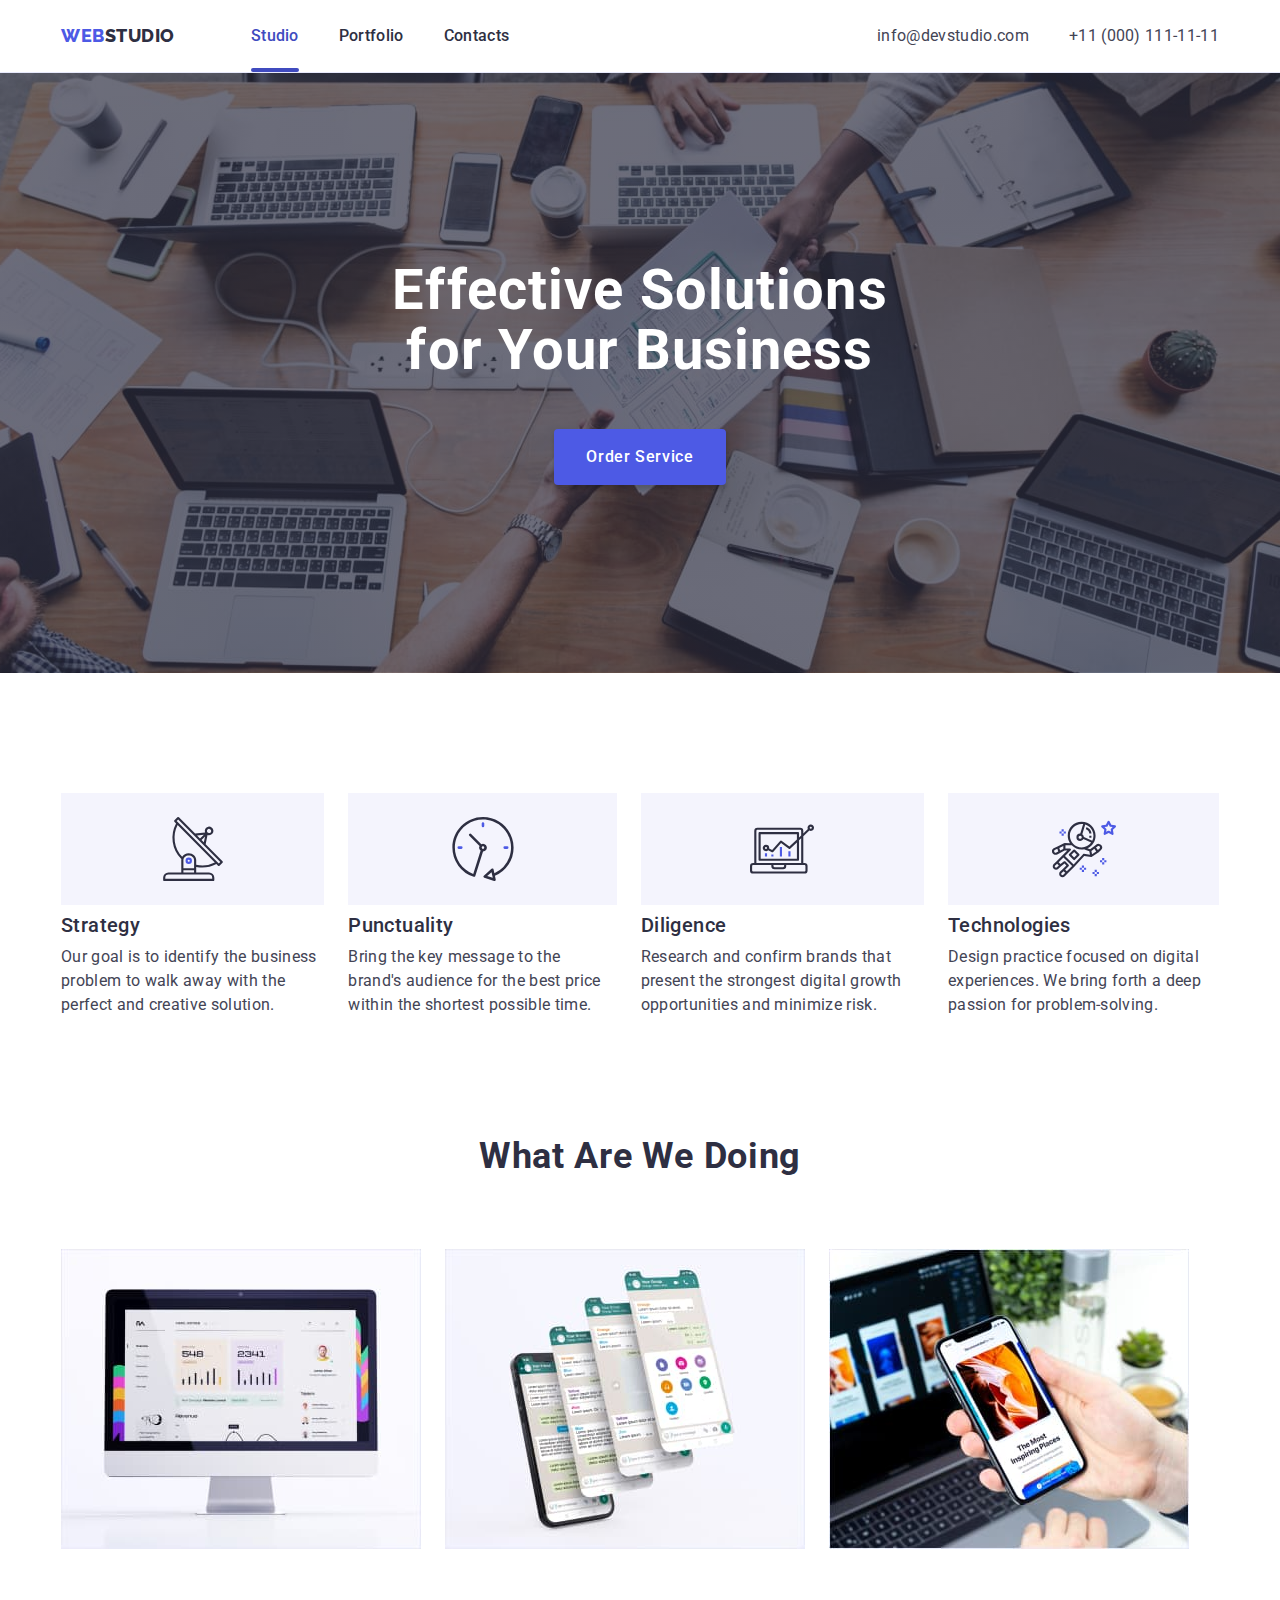
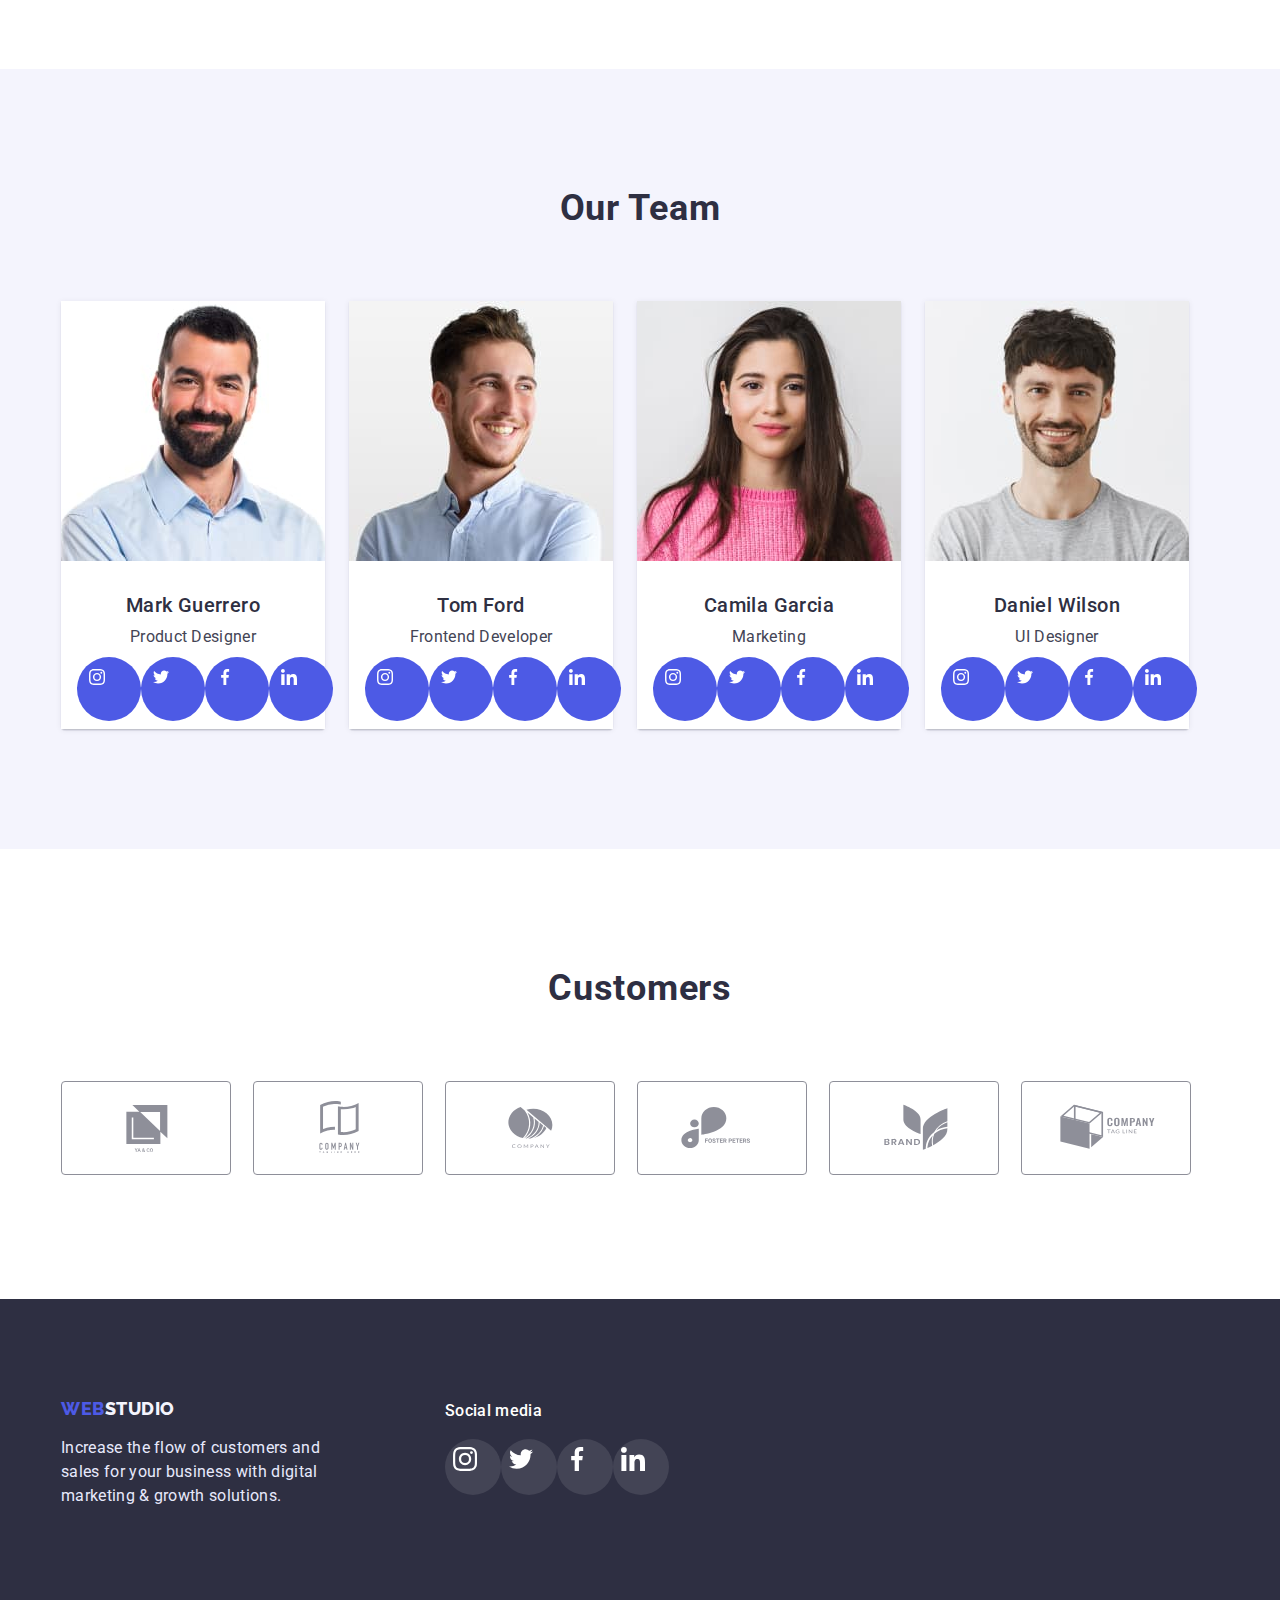
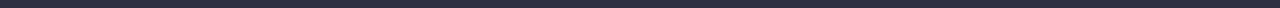
<file: index.html>
<!DOCTYPE html>
<html lang="en">
<head>
    <meta charset="UTF-8">
    <meta http-equiv="X-UA-Compatible" content="IE=edge">
    <meta name="viewport" content="width=device-width, initial-scale=1.0">
    <title>WebStudio</title>
    <link rel="stylesheet" href="https://cdnjs.cloudflare.com/ajax/libs/modern-normalize/1.1.0/modern-normalize.min.css"
        integrity="sha512-wpPYUAdjBVSE4KJnH1VR1HeZfpl1ub8YT/NKx4PuQ5NmX2tKuGu6U/JRp5y+Y8XG2tV+wKQpNHVUX03MfMFn9Q=="
        crossorigin="anonymous" referrerpolicy="no-referrer" />
    <link rel="preconnect" href="https://fonts.googleapis.com">
    <link rel="preconnect" href="https://fonts.gstatic.com" crossorigin>
    <link href="https://fonts.googleapis.com/css2?family=Raleway:wght@800&family=Roboto:wght@400;500;700;900&display=swap"
        rel="stylesheet">
    <link rel="stylesheet" href="./css/styles.css">
</head>
<body>
<header class="header">
    <div class="container header-flex">
        <nav class="header-navigation nav-flex">
            <a href="./index.html" class="header-logo link"><span class="header-partlogo">Web</span>Studio</a>
            <ul class="header-first list">
                <li class="header-item"> <a href="./index.html" class="header-link link active" >Studio</a></li>
                <li class="header-item"> <a href="./portfolio.html" class="header-link link">Portfolio</a></li>
                <li class="header-item"> <a href="" class="header-link link">Contacts</a></li>
            </ul>
        </nav>
        <address>
            <ul class="header-list list">
                <li class="header-address"> <a class="header-mail link"
                        href="mailto:info@devstudio.com">info@devstudio.com</a> </li>
                <li class="header-address"> <a class="header-tel link" href="tel:+110001111111">+11 (000) 111-11-11</a>
                </li>
            </ul>
        </address>
    </div>
</header>
    <main>
        <section class="hero">
            <div class="container">
            <h1 class="title-hero">Effective Solutions for Your Business</h1>
            <button class="button-hero" type="button" data-modal-open>Order Service</button>
            </div>
        </section>
        <section class="about">
            <div class="container">
       <h2 class="visually-hidden">Section2</h2>
            <ul class="about-list list">
            <li class="about-item icon-antenna">
                <h3 class="about-subtitle">Strategy</h3>
                <p class="about-text">
                Our goal is to identify the business problem to walk away with the perfect and creative solution.
                </p>
            </li>
            <li class="about-item icon-clock">
                <h3 class="about-subtitle">Punctuality</h3>
                <p class="about-text">
                Bring the key message to the brand's audience for the best price within the shortest possible time.
                </p>
            </li>
            <li class="about-item icon-diagramm">
                <h3 class="about-subtitle">Diligence</h3>
                <p class="about-text">
                Research and confirm brands that present the strongest digital growth opportunities and minimize risk.
                </p>
            </li>
            <li class="about-item icon-astronaut">
                <h3 class="about-subtitle">Technologies</h3>
                <p class="about-text">
                Design practice focused on digital experiences. We bring forth a deep passion for problem-solving.
                </p>
            </li>
        </ul>
            </div>
        </section>
        <section class="activity"> 
            <div class="container">
        <h2 class="activity-title">What are we doing</h2>
        <ul class="activity-list list">
            <li class="activity-item"><img src="./images/img1.jpg" alt="monitor" width="360"></li>
            <li class="activity-item"><img src="./images/img2.jpg" alt="screen" width="360"></li>
            <li class="activity-item"><img src="./images/img3.jpg" alt="phone" width="360"></li>
        </ul>
        </div>
        </section>
         <section class="team">
            <div class="container">
        <h2 class="team-title">Our Team</h2>
        <ul class="team-list list">
            <li class="team-item">
                <img src="./images/img(4).jpg" alt="member of team" width="264">
                <div class="part-card"><h3 class="team-subtitle">Mark Guerrero</h3> 
                <p class="team-text">Product Designer</p>
                <ul class="part-card-list list">
                 <li class="part-card-item"><a href="" class="part-card-link link"><svg class="part-card-icon" width="16px" height="16px">
                    <use href="./images/symbol-defs.svg#icon-instagram"></use>
                </svg></a></li>
                 <li class="part-card-item"><a href="" class="part-card-link link"><svg class="part-card-icon" width="16px" height="16px">
                    <use href="./images/symbol-defs.svg#icon-twitter"></use>
                </svg></a></li>
                 <li class="part-card-item"><a href="" class="part-card-link link"><svg class="part-card-icon" width="16px" height="16px">
                    <use href="./images/symbol-defs.svg#icon-facebook"></use>
                </svg></a></li>
                 <li class="part-card-item"><a href="" class="part-card-link link"><svg class="part-card-icon" width="16px" height="16px">
                    <use href="./images/symbol-defs.svg#icon-linkedin"></use>
                </svg></a></li>
                </ul>
                </div>
            </li>
            <li class="team-item">
                <img src="./images/img(1)(1).jpg" alt="member of team" width="264">
                <div class="part-card"><h3 class="team-subtitle">Tom Ford</h3>
                <p class="team-text">Frontend Developer</p>
                <ul class="part-card-list list">
                 <li class="part-card-item"><a href="" class="part-card-link link"><svg class="part-card-icon" width="16px" height="16px">
                    <use href="./images/symbol-defs.svg#icon-instagram"></use>
                </svg></a></li>
                 <li class="part-card-item"><a href="" class="part-card-link link"><svg class="part-card-icon" width="16px" height="16px">
                    <use href="./images/symbol-defs.svg#icon-twitter"></use>
                </svg></a></li>
                 <li class="part-card-item"><a href="" class="part-card-link link"><svg class="part-card-icon" width="16px" height="16px">
                    <use href="./images/symbol-defs.svg#icon-facebook"></use>
                </svg></a></li>
                 <li class="part-card-item"><a href="" class="part-card-link link"><svg class="part-card-icon" width="16px" height="16px">
                    <use href="./images/symbol-defs.svg#icon-linkedin"></use>
                </svg></a></li>
                </ul>
                </div>
            </li>
            <li class="team-item">
                <img src="./images/img(2)(1).jpg" alt="member of team" width="264">
                <div class="part-card"><h3 class="team-subtitle">Camila Garcia</h3> 
                <p class="team-text">Marketing</p>
                <ul class="part-card-list list">
                 <li class="part-card-item"><a href="" class="part-card-link link"><svg class="part-card-icon" width="16px" height="16px">
                    <use href="./images/symbol-defs.svg#icon-instagram"></use>
                </svg></a></li>
                 <li class="part-card-item"><a href="" class="part-card-link link"><svg class="part-card-icon" width="16px" height="16px">
                    <use href="./images/symbol-defs.svg#icon-twitter"></use>
                </svg></a></li>
                 <li class="part-card-item"><a href="" class="part-card-link link"><svg class="part-card-icon" width="16px" height="16px">
                    <use href="./images/symbol-defs.svg#icon-facebook"></use>
                </svg></a></li>
                 <li class="part-card-item"><a href="" class="part-card-link link"><svg class="part-card-icon" width="16px" height="16px">
                    <use href="./images/symbol-defs.svg#icon-linkedin"></use>
                </svg></a></li>
                </ul>
                </div>
            </li>
            <li class="team-item">
                <img src="./images/img(3)(1).jpg" alt="member of team" width="264">
                <div class="part-card"><h3 class="team-subtitle">Daniel Wilson</h3> 
                <p class="team-text">UI Designer</p>
                <ul class="part-card-list list">
                 <li class="part-card-item"><a href="" class="part-card-link link"><svg class="part-card-icon" width="16px" height="16px">
                    <use href="./images/symbol-defs.svg#icon-instagram"></use>
                </svg></a></li>
                 <li class="part-card-item"><a href="" class="part-card-link link"><svg class="part-card-icon" width="16px" height="16px">
                    <use href="./images/symbol-defs.svg#icon-twitter"></use>
                </svg></a></li>
                 <li class="part-card-item"><a href="" class="part-card-link link"><svg class="part-card-icon" width="16px" height="16px">
                    <use href="./images/symbol-defs.svg#icon-facebook"></use>
                </svg></a></li>
                 <li class="part-card-item"><a href="" class="part-card-link link"><svg class="part-card-icon" width="16px" height="16px">
                    <use href="./images/symbol-defs.svg#icon-linkedin"></use>
                </svg></a></li>
                </ul>
                </div>
            </li>
        </ul>
        </div>
        </section>
        <section class="customers">
            <div class="container">
            <h2 class="customers-title">Customers</h2>
            <ul class="customers-list list">
            <li class="customers-item"><a href="" class="customers-link link">
                <svg class="customers-icon"><use href="./images/symbol-defs.svg#icon-Logo"></use></svg>
            </a>
            </li>
            <li class="customers-item"><a href="" class="customers-link link">
                <svg class="customers-icon">
                    <use href="./images/symbol-defs.svg#icon-Logo-1"></use>
                </svg>
            </a>
            </li>
            <li class="customers-item"><a href="" class="customers-link link">
                <svg class="customers-icon">
                    <use href="./images/symbol-defs.svg#icon-Logo-2"></use>
                </svg>
            </a>
            </li>
            <li class="customers-item"><a href="" class="customers-link link">
                <svg class="customers-icon">
                    <use href="./images/symbol-defs.svg#icon-Logo-3"></use>
                </svg>
                </a>
            </li>
            <li class="customers-item"><a href="" class="customers-link link">
                <svg class="customers-icon">
                    <use href="./images/symbol-defs.svg#icon-Logo-4"></use>
                </svg>
                </a>
            </li>
            <li class="customers-item"><a href="" class="customers-link link">
                <svg class="customers-icon">
                    <use href="./images/symbol-defs.svg#icon-Logo-5"></use>
                </svg>
                </a>
            </li>
            
            </ul>

            </div>
        </section>
    </main>
    <footer class="footer">
        <div class="container footer-constraction">
        <div class="footer-first-part">   
        <a class="footer-logo link" href="./index.html"><span class="footer-partlogo">Web</span>Studio</a>
        <p class="footer-text">Increase the flow of customers and sales for your business with digital marketing & growth solutions.</p>
        </div>
        <div class="footer-seecondary-part">
        <p class="footer-subtitle">Social media</p>
        <ul class="footer-list list">
            <li class="footer-item"><a href="" class="footer-link link"><svg class="footer-icon" width="24px"
                        height="24px">
                        <use href="./images/symbol-defs.svg#icon-instagram"></use>
                    </svg></a></li>
            <li class="footer-item"><a href="" class="footer-link link"><svg class="footer-icon" width="24px"
                        height="24px">
                        <use href="./images/symbol-defs.svg#icon-twitter"></use>
                    </svg></a></li>
            <li class="footer-item"><a href="" class="footer-link link"><svg class="footer-icon" width="24px"
                        height="24px">
                        <use href="./images/symbol-defs.svg#icon-facebook"></use>
                    </svg></a></li>
            <li class="footer-item"><a href="" class="footer-link link"><svg class="footer-icon" width="24px"
                        height="24px">
                        <use href="./images/symbol-defs.svg#icon-linkedin"></use>
                    </svg></a></li>
        </ul>
        </div>
        </div>
    </footer>
    <div class="backdrop is-hidden" data-modal>
        <div class="modal">
             <button class="modal-bottom" type="button" data-modal-close> </button>
        </div>
    </div>
    <script src="./js/modal.js"></script>
</body>
</html>
</file>
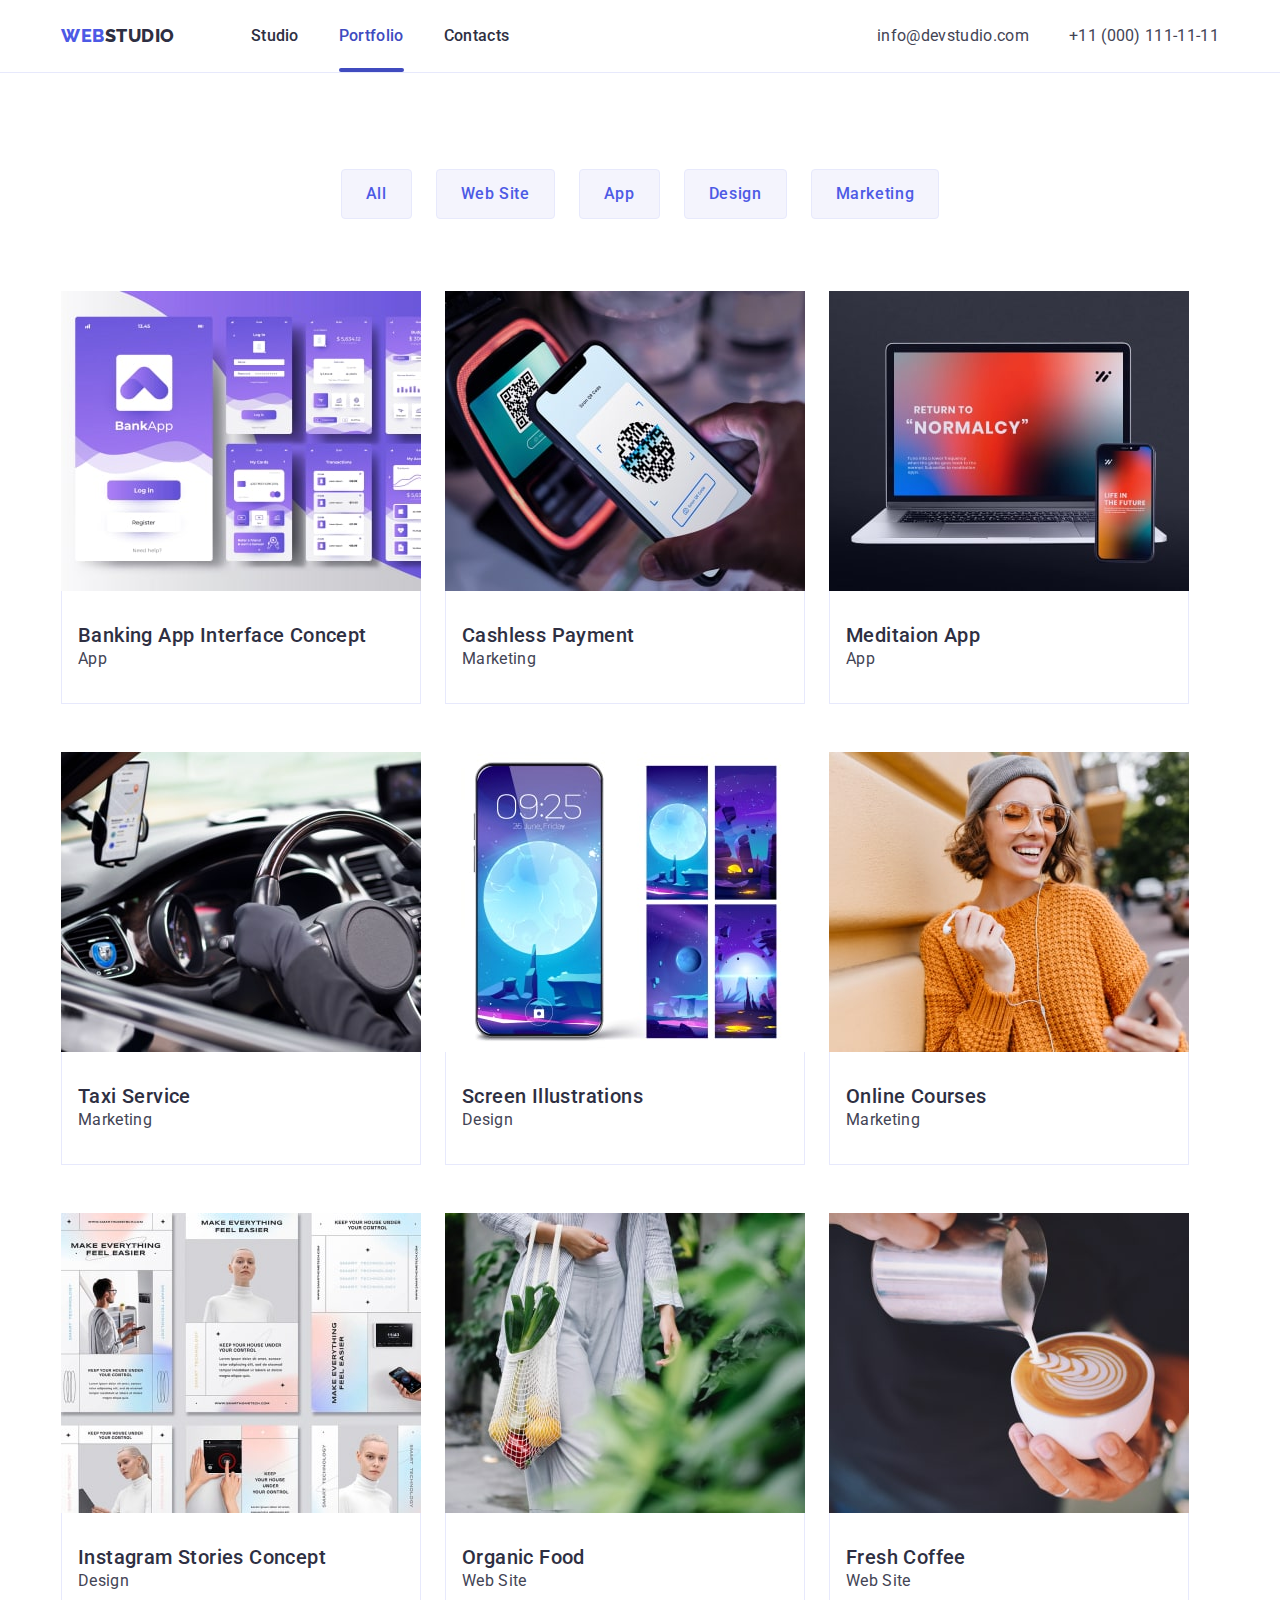
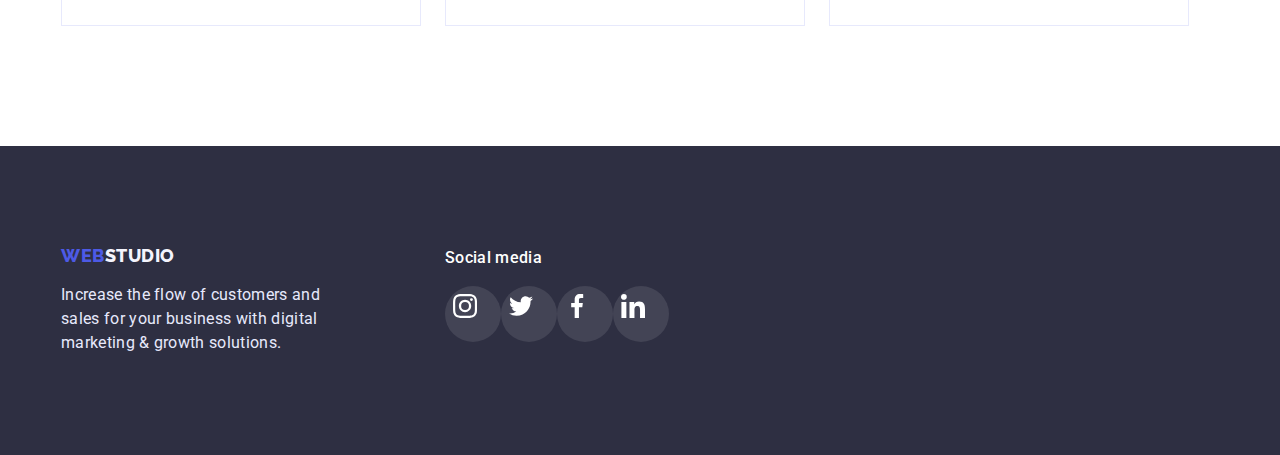
<file: portfolio.html>
<!DOCTYPE html>
<html lang="en">
<head>
    <meta charset="UTF-8">
    <meta http-equiv="X-UA-Compatible" content="IE=edge">
    <meta name="viewport" content="width=device-width, initial-scale=1.0">
    <title>WebStudio</title>
    <link rel="stylesheet" href="https://cdnjs.cloudflare.com/ajax/libs/modern-normalize/1.1.0/modern-normalize.min.css"
        integrity="sha512-wpPYUAdjBVSE4KJnH1VR1HeZfpl1ub8YT/NKx4PuQ5NmX2tKuGu6U/JRp5y+Y8XG2tV+wKQpNHVUX03MfMFn9Q=="
        crossorigin="anonymous" referrerpolicy="no-referrer" />
    <link rel="preconnect" href="https://fonts.googleapis.com">
    <link rel="preconnect" href="https://fonts.gstatic.com" crossorigin>
    <link href="https://fonts.googleapis.com/css2?family=Raleway:wght@800&family=Roboto:wght@400;500;700;900&display=swap"
        rel="stylesheet">
    <link rel="stylesheet" href="./css/styles.css">
</head>
<body>
    <header class="header">
        <div class="container header-flex">
        <nav class="header-navigation nav-flex" >
            <a href="./index.html" class="header-logo link"><span class="header-partlogo">Web</span>Studio</a>
            <ul class="header-first list">
                <li class="header-item"> <a href="./index.html" class="header-link link">Studio</a></li>
                <li class="header-item"> <a href="./portfolio.html" class="header-link link active">Portfolio</a></li>
                <li class="header-item"> <a href="" class="header-link link">Contacts</a></li>
            </ul>
        </nav>
        <address>
            <ul class="header-list list">
                <li class="header-address"> <a class="header-mail link" href="mailto:info@devstudio.com">info@devstudio.com</a> </li>
                <li class="header-address"> <a class="header-tel link" href="tel:+110001111111">+11 (000) 111-11-11</a> </li>
            </ul>
        </address>
        </div>
    </header>
    <main>
        <section class="portfolio">
            <div class="container">
        <h1 class="visually-hidden">Portfolio</h1>
        <ul class="portfolio-list-btn list">
            <li class="portfolio-item-btn"><button class="portfolio-button" type="button">All</button></li>
            <li class="portfolio-item-btn"><button class="portfolio-button" type="button">Web Site</button></li>
            <li class="portfolio-item-btn"><button class="portfolio-button" type="button">App</button></li>
            <li class="portfolio-item-btn"><button class="portfolio-button" type="button">Design</button></li>
            <li class="portfolio-item-btn"><button class="portfolio-button" type="button">Marketing</button></li>
        </ul>
       
        <ul class="portfolio-list list">
            <li class="portfolio-item">
                <a class="portfolio-link link" href=""><div class="cardoverlay"><img src="./images/portfolio1.jpg" alt="bankapp" width="360">
                <p class="nonvisieble">14 Stylish and User-Friendly App Design Concepts · Task Manager App · Calorie Tracker App · Exotic Fruit Ecommerce App ·
                Cloud Storage App</p></div>
                <div class="part-card"><h2 class="portfolio-subtitle">Banking App Interface Concept</h2>
                <p class="portfolio-text">App</p></div></a>
            </li>
            <li class="portfolio-item">
                <a class="portfolio-link link" href=""><div class="cardoverlay"><img src="./images/portfolio2.jpg" alt="Cashless Payment" width="360">
                    <p class="nonvisieble">14 Stylish and User-Friendly App Design Concepts · Task Manager App · Calorie Tracker App · Exotic Fruit Ecommerce App ·
                Cloud Storage App</p></div>
                <div class="part-card"><h2 class="portfolio-subtitle">Cashless Payment</h2>
                <p class="portfolio-text">Marketing</p></div></a>
            </li>
            <li class="portfolio-item">
                <a class="portfolio-link link" href=""><div class="cardoverlay"><img src="./images/portfolio3.jpg" alt="netbook" width="360">
                    <p class="nonvisieble">14 Stylish and User-Friendly App Design Concepts · Task Manager App · Calorie Tracker App · Exotic Fruit Ecommerce App ·
                Cloud Storage App</p></div>
                <div class="part-card"><h2 class="portfolio-subtitle">Meditaion App</h2>
                <p class="portfolio-text">App</p></div></a>
            </li>
            <li class="portfolio-item">
                <a class="portfolio-link link" href=""><div class="cardoverlay"><img src="./images/portfolio4.jpg" alt="Taxi Service" width="360">
                    <p class="nonvisieble">14 Stylish and User-Friendly App Design Concepts · Task Manager App · Calorie Tracker App · Exotic Fruit Ecommerce App ·
                Cloud Storage App</p></div>
                <div class="part-card"><h2 class="portfolio-subtitle">Taxi Service</h2>
                <p class="portfolio-text">Marketing</p></div></a>
            </li>
            <li class="portfolio-item">
                <a class="portfolio-link link" href=""><div class="cardoverlay"><img src="./images/portfolio5.jpg" alt="phone" width="360">
                    <p class="nonvisieble">14 Stylish and User-Friendly App Design Concepts · Task Manager App · Calorie Tracker App · Exotic Fruit Ecommerce App ·
                Cloud Storage App</p></div>
                <div class="part-card"><h2 class="portfolio-subtitle">Screen Illustrations</h2>
                <p class="portfolio-text">Design</p></div></a>
            </li>
            <li class="portfolio-item">
                <a class="portfolio-link link" href=""><div class="cardoverlay"><img src="./images/portfolio6.jpg" alt="woman" width="360">
                    <p class="nonvisieble">14 Stylish and User-Friendly App Design Concepts · Task Manager App · Calorie Tracker App · Exotic Fruit Ecommerce App ·
                Cloud Storage App</p></div>
                <div class="part-card"><h2 class="portfolio-subtitle">Online Courses</h2>
                <p class="portfolio-text">Marketing</p></div></a>
            </li>
            <li class="portfolio-item">
                <a class="portfolio-link link" href=""><div class="cardoverlay"><img src="./images/portfolio7.jpg" alt="Instagram Stories" width="360">
                    <p class="nonvisieble">14 Stylish and User-Friendly App Design Concepts · Task Manager App · Calorie Tracker App · Exotic Fruit Ecommerce App ·
                Cloud Storage App</p></div>
                <div class="part-card"><h2 class="portfolio-subtitle">Instagram Stories Concept</h2>
                <p class="portfolio-text">Design</p></div></a>
            </li>
            <li class="portfolio-item">
                <a class="portfolio-link link" href=""><div class="cardoverlay"><img src="./images/portfolio8.jpg" alt="food" width="360">
                    <p class="nonvisieble">14 Stylish and User-Friendly App Design Concepts · Task Manager App · Calorie Tracker App · Exotic Fruit Ecommerce App ·
                Cloud Storage App</p></div>
                <div class="part-card"><h2 class="portfolio-subtitle">Organic Food</h2>
                <p class="portfolio-text">Web Site</p></div></a>
            </li>
            <li class="portfolio-item">
                <a class="portfolio-link link" href=""><div class="cardoverlay"><img src="./images/portfolio9.jpg" alt="cup of coffee" width="360">
                    <p class="nonvisieble">14 Stylish and User-Friendly App Design Concepts · Task Manager App · Calorie Tracker App · Exotic Fruit Ecommerce App ·
                Cloud Storage App</p></div>
                <div class="part-card"><h2 class="portfolio-subtitle">Fresh Coffee</h2>
                <p class="portfolio-text">Web Site</p></div></a>
            </li>
        </ul>
        </div>
        </section>
    </main>
    <footer class="footer">
        <div class="container footer-constraction">
            <div class="footer-first-part">
                <a class="footer-logo link" href="./index.html"><span class="footer-partlogo">Web</span>Studio</a>
                <p class="footer-text">Increase the flow of customers and sales for your business with digital marketing &
                    growth solutions.</p>
            </div>
            <div class="footer-seecondary-part">
                <p class="footer-subtitle">Social media</p>
                <ul class="footer-list list">
                    <li class="footer-item"><a href="" class="footer-link link"><svg class="footer-icon" width="24px"
                                height="24px">
                                <use href="./images/symbol-defs.svg#icon-instagram"></use>
                            </svg></a></li>
                    <li class="footer-item"><a href="" class="footer-link link"><svg class="footer-icon" width="24px"
                                height="24px">
                                <use href="./images/symbol-defs.svg#icon-twitter"></use>
                            </svg></a></li>
                    <li class="footer-item"><a href="" class="footer-link link"><svg class="footer-icon" width="24px"
                                height="24px">
                                <use href="./images/symbol-defs.svg#icon-facebook"></use>
                            </svg></a></li>
                    <li class="footer-item"><a href="" class="footer-link link"><svg class="footer-icon" width="24px"
                                height="24px">
                                <use href="./images/symbol-defs.svg#icon-linkedin"></use>
                            </svg></a></li>
                </ul>
            </div>
        </div>
    </footer>
</body>
</html>
</file>
<file: css/styles.css>
/* index.html */

:root{
    --secondary-title-color: #2E2F42;
    --main-subtitle-color:  #2E2F42;
    --main-text-color:  #434455;
    --secondary-font: 'Raleway', san-serif;
    --accent-color:#404BBF;
    --main-background: #FFFFFF;
    --transition-duration: 250ms;
    --transition-timing: cubic-bezier(0.4, 0, 0.2, 1);
}

body{
    background-color: --main-background;
    font-family: "Roboto", sans-serif;
    color:var(--main-subtitle-color);
    margin: 0;
}

.list{
list-style: none;
padding: 0;
margin: 0;

}
.link{
    text-decoration: none;
}
.container{
    max-width: 1158px;
    margin: 0 auto;
    padding-left: 15px;
    padding-right: 15px;

}

.visually-hidden {
    position: absolute;
    width: 1px;
    height: 1px;
    margin: -1px;
    border: 0;
    padding: 0;

    white-space: nowrap;
    clip-path: inset(100%);
    clip: rect(0 0 0 0);
    overflow: hidden;
}

h1,h2,h3,h4,p,ul {
margin:0;}

img{
    display:block;
    max-width:100%;
    height: auto;
} 
    /* header */
.header{
    border-bottom:1px solid #E7E9FC;
    
 
}
.header-logo {
    color: inherit;
    font-family: var(--secondary-font);
        font-weight: 800;
        font-size: 18px;
        line-height: 1.33;
        letter-spacing: 0.03em;
        text-transform: uppercase;
        margin-right: 76px;
        padding: 24px 0;
    
}
.header-partlogo {
 color: #4D5AE5;   
}

.header-first {
    display: flex;

}

.header-item:not(:last-child) {
    margin-right: 40px;

}

.header-list {
    display: flex;

}

.header-address:not(:last-child) {
    margin-right: 40px;
  
}
 
.nav-flex {
    display: flex;
   
}

.header-flex{
    display: flex;
}
 
address {
margin-left: auto;
}

   
.header-link {
    font-weight: 500;
        font-size: 16px;
        line-height: 1.5;
        letter-spacing: 0.02em;
        color: inherit;
        padding: 24px 0;
        display: block;
        position:relative;
        transition: color var(--transition-duration) var(--transition-timing);
}
.header-link.active{
    color:var(--accent-color);
}

.header-link.active::after{
    content: '';
    width: 100%;
    height: 4px;
    border-radius: 2px;
    background-color:var(--accent-color);
    position:absolute;
    left: 0;
    bottom: 0;

}

.header-link:hover,
.header-link:focus {
    color:var(--accent-color);
}

.header-mail {
    font-style: normal;
        font-weight: 400;
        font-size: 16px;
        line-height: 1.5;
        letter-spacing: 0.02em;
        color:var(--main-text-color);
        display: block;
        padding: 24px 0;
        transition: color var(--transition-duration) var(--transition-timing);
}
.header-mail:hover,
.header-mail:focus {
    color: var(--accent-color);
}

.header-tel {
    font-style: normal;
    font-weight: 400;
    font-size: 16px;
    line-height: 1.5;
    letter-spacing: 0.02em;
    color: var(--main-text-color);
    padding: 24px 0;
    display: block;
    transition: color var(--transition-duration) var(--transition-timing);
}

.header-tel:hover,
.header-tel:focus{
    color:var(--accent-color);
}
 
    /* Section Hero */

.hero {
    background-color: #2E2F42; 
    padding: 188px 0;
    background-image: linear-gradient(to right, rgba(46, 47, 66, 0.7), rgba(46, 47, 66, 0.7)), url(../images/hero-background.jpg);
    background-repeat: no-repeat;
    background-position: center;
    background-size: cover;
    max-width: 1440px;
    margin:0 auto; 

}

.title-hero {
    font-weight: 700;
    font-size: 56px;
    line-height: 1.07;
    text-align: center;
    letter-spacing: 0.02em;
    color: #FFFFFF;
    margin-bottom: 48px;
    width: 496px;
    margin-left: auto;
    margin-right: auto;
}

.button-hero {
    font-family:inherit;
    font-style: normal;
    font-weight: 500;
    font-size: 16px;
    line-height: 1.5;
    align-items: center;
    letter-spacing: 0.04em;
    color: #FFFFFF;
    background-color: #4D5AE5;
    box-shadow: 0px 4px 4px rgba(0, 0, 0, 0.15);
    border-radius: 4px;
    cursor: pointer;
    text-align: center;
    padding: 16px 32px;
    border: none;
    margin-left: auto;
    margin-right: auto;
    display: block;
    transition: background-color var(--transition-duration) var(--transition-timing);
   
    
}

 .button-hero:hover,
 .button-hero:focus {
     background-color: var(--accent-color);
 }

 

    /* Section about */

.about{
    padding: 120px 0;
}

.about-subtitle {
    font-weight: 500;
    font-size: 20px;
    line-height: 1.2;
    letter-spacing: 0.02em;
    margin-bottom: 8px;
  }

.about-text {
    font-weight: 400;
    font-size: 16px;
    line-height: 1.5;
    letter-spacing: 0.02em;    
    color:var(--main-text-color);
}

.about-list{
    display:flex;

}
 .about-item:not(:last-child) {
     margin-right: 24px;}

.about-item::before{
    content: '';
    display: block; 
    height: 112px;
    background-color: #F4F4FD;
    margin-bottom: 8px;
    background-repeat: no-repeat;
    background-position: center;
}

.icon-antenna::before{
    background-image: url(../images/antenna.svg);
    background-size: 64px;
}
.icon-clock::before {
    background-image: url(../images/clock.svg);
    background-size: 64px;
}
.icon-diagramm::before {
    background-image: url(../images/diagram.svg);
    background-size: 64px;
}
.icon-astronaut::before{
    background-image: url(../images/astronaut.svg);
    background-size: 64px;
}
    /* Section activity */

.activity {
padding-bottom: 120px;

}
.activity-title {
    font-weight: 700;
    font-size: 36px;
    line-height: 1.11;
    text-align: center;
    letter-spacing: 0.02em;
    text-transform: capitalize;   
    margin-bottom: 72px;
}
.activity-list {
    display: flex;
}
.activity-item:not(:last-child) {
    margin-right: 24px;
}

    /* Section team */

        .team {
            background-color: #F4F4FD;
            padding: 120px 0;
        }
    
        .team-title { 
            font-weight: 700;
            font-size: 36px;
            line-height: 1.11;
            text-align: center;
            letter-spacing: 0.02em;
            text-transform: capitalize;
            margin-bottom: 72px;
            }
    
        .team-subtitle {
            font-weight: 500;
            font-size: 20px;
            line-height: 1.2;
            text-align: center;
            letter-spacing: 0.02em;
            margin-bottom: 8px;
        }
    
        .team-text {
            font-weight: 400;
            font-size: 16px;
            line-height: 1.5;
            text-align: center;
            letter-spacing: 0.02em;        
            color:var(--main-text-color);
            margin-bottom: 8px;
        }

        .team-list{
            display:flex;
        }
        .team-item{
             box-shadow: 0px 1px 6px rgba(46, 47, 66, 0.08), 0px 1px 1px rgba(46, 47, 66, 0.16), 0px 2px 1px rgba(46, 47, 66, 0.08);
             border-radius: 0px 0px 4px 4px;
        }
        .team-item:not(:last-child) {
            margin-right: 24px;}

        .team-item > .part-card {
            padding: 32px 16px;
            background-color: #FFFFFF;
            }
            
        .part-card-list{
            display: flex;
        }
        .part-card-item{
            height: 40px;
            width: 40px;
        }
        .part-card-item:not(:last-child){
            margin-right: 24px;
        }
        .part-card-link{
            display:inline-block;
            width: 100%;
            height: 100%;
            border-radius: 50%;
            background-color: #4D5AE5;
            padding:12px 12px;
            color:#FFFFFF;
            transition: background-color var(--transition-duration) var(--transition-timing);
        }

        .part-card-link:hover, .part-card-link:focus{
            background-color:#404BBF;
        }
        .part-card-icon{
         fill: currentColor;
        }

        /* Section Customers */

        .customers{
            padding:120px 0 130px;
        }
        .customers-title{
            font-weight: 700;
            font-size: 36px;
            line-height: 1.11;
            text-align: center;
            letter-spacing: 0.02em;
            text-transform: capitalize;
            margin-bottom: 72px;
        }
        .customers-list{
            display:flex;
        }
        .customers-item{
            width:  168px;
            height: 88px;
        }

        .customers-item:not(:last-child){
            margin-right: 24px;
        }

        .customers-link{
            display:inline-block;
            max-width: 100%;
            max-height: 100%;
            padding: 16px 32px;
            border: 1px solid #8E8F99;
            border-radius: 4px;
            color:#8e8f99;
            transition: color var(--transition-duration) var(--transition-timing), border var(--transition-duration) var(--transition-timing);
        }
        .customers-link:hover, .customers-link:focus{
            border: 1px solid #404BBF;
            color:#404BBF;
           
        }

        
        .customers-icon{
            width: 104px;
            height: 56px;
            fill:currentColor;
          
        }
          

        /* Footer */

        .footer {
            background-color: #2E2F42;
            padding: 100px 0;
                }
                
        
        .footer-logo {
            font-family: var(--secondary-font);
            font-style: normal;
            font-weight: 800;
            font-size: 18px;
            line-height: 1.16;
            display: flex;
            align-items: center;
            letter-spacing: 0.03em;
            text-transform: uppercase;
            color: #F4F4FD;
            margin-bottom: 16px;
                }
        
        .footer-partlogo {
        color: #4D5AE5;
                }
        
        .footer-text {
            font-weight: 400;
            font-size: 16px;
            line-height: 1.5;    
            letter-spacing: 0.02em;
            color: #E7E9FC;
            display: inline-block;
            width:264px;
        }

        .footer-subtitle{
            font-weight: 500;
            font-size: 16px;
            line-height: 1.5;
            letter-spacing: 0.02em;
            color: #FFFFFF;
            margin-bottom: 16px;
        }

        .footer-constraction{
            display:flex;
        }

        .footer-first-part{
            margin-right: 120px;
        }
        
        .footer-list {
            display: flex;}

        .footer-item {
            height: 40px;
            width: 40px;
        }

        .footer-item:not(:last-child){
            margin-right: 16px;
        }
            
        .footer-link {
            display: inline-block;
            width: 100%;
            height: 100%;
            border-radius: 50%;
            background-color: #FFFFFF1A;
            padding: 8px 8px;
            color: #FFFFFF;
            transition: background-color var(--transition-duration) var(--transition-timing);
        }

        .footer-link:hover,
        .footer-link:focus {
            background-color: #31D0AA;}
            
        .footer-icon {
            fill: currentColor;
                 }

    /* Portfolio */
    
    .portfolio {
        padding: 96px 0 120px;
    }

        .portfolio-button{
            padding: 12px 24px;
            font-family:inherit;
            font-style: normal;
            font-weight: 500;
            font-size: 16px;
            line-height: 1.5;
            display: flex;
            align-items: center;
            text-align: center;
            letter-spacing: 0.04em;
            color: #4D5AE5;
            background: #F4F4FD;
            border: 1px solid #E7E9FC;
            border-radius: 4px;
            cursor: pointer;
            transition: color var(--transition-duration) var(--transition-timing), 
            background-color var(--transition-duration) var(--transition-timing), 
            border var(--transition-duration) var(--transition-timing),
            box-shadow var(--transition-duration) var(--transition-timing);
                }
        .portfolio-button:hover,
        .portfolio-button:focus {
            color: #FFFFFF;
            background-color:var(--accent-color);
            box-shadow: 0px 3px 1px rgba(0, 0, 0, 0.1),
                0px 2px 1px rgba(0, 0, 0, 0.08),
                0px 2px 2px rgba(0, 0, 0, 0.12);
            border: 1px solid var(--accent-color);
                }

        .portfolio-subtitle{
            color:var(--main-subtitle-color);
            font-weight: 500;
            font-size: 20px;
            line-height: 1.2;
            letter-spacing: 0.02em;
                }
        .portfolio-text{
            font-weight: 400;
            font-size: 16px;
            line-height: 1.5;
            letter-spacing: 0.02em;
            color: var(--main-text-color);
                }
        .portfolio-link{
            display: block;
            transition: box-shadow var(--transition-duration) var(--transition-timing);
            
        }
        .portfolio-link:hover{
        box-shadow: 0px 1px 6px rgba(46, 47, 66, 0.08),
                0px 1px 1px rgba(46, 47, 66, 0.16),
                0px 2px 1px rgba(46, 47, 66, 0.08);
        
        }

        .portfolio-list-btn{
            display:flex;
            padding-left: 0;
            margin-bottom: 72px;
            justify-content: center;
            
        }

       
        .portfolio-item-btn:not(:last-child) {
            margin-right: 24px;

        }
 
        .portfolio-list{
            display: flex;
            flex-wrap: wrap;
        
        }
        
        .portfolio-item {
           width: 360px; 
           margin-right: 24px;  
           margin-bottom: 48px;
          
        }
        .portfolio-item:nth-child(3n){
            margin-right: 0; }

        .portfolio-item:nth-last-child(-n + 3) {
            margin-bottom: 0;
                }

                
.portfolio-link > .part-card {
            padding:32px 16px; 
            border-bottom: 1px solid #E7E9FC;
            border-left: 1px solid #E7E9FC;
            border-right: 1px solid #E7E9FC;


        }
        .cardoverlay{
        position: relative; 
        overflow: hidden; 
       }
        
        .nonvisieble{
        font-weight: 400;
        font-size: 16px;
        line-height: 1.5;
        letter-spacing: 0.02em;
        color: #F4F4FD;
        position: absolute;
        width: 100%;
        height: 100%;
        top:0;
        transform:translateY(100%) ;
        padding: 40px 32px;
        opacity: 0;
        background-color:#4D5AE5;
        transition: transform var(--transition-duration) var(--transition-timing);
       }
        .portfolio-link:hover .nonvisieble {
            opacity:1;
            transform: translateY(0%);
        }
        .portfolio-link:focus .nonvisieble {
            opacity: 1;
            transform: translateY(0%);
        }
     

        /* Modalka */
        .backdrop{
            position: fixed;
            top:0;
            left:0;
            width:100%;
            height:100%;
            background-color: rgba(46, 47, 66, 0.4);
            opacity: 1;
            transition: opacity var(--transition-duration) var(--transition-timing);

        }
        .backdrop.is-hidden{
            opacity: 0;
            pointer-events: none;
        }

        .backdrop.is-hidden .modal{
            transform: translate(-50%, -50%) scale(0.01);

        }
        .modal{
            position: absolute;
            width: 408px;
            height: 576px;
            left: 50%;
            top: 50%; 
            transform: translate(-50%, -50%) scale(1); 
            background: #FCFCFC;
            box-shadow: 0px 1px 1px rgba(0, 0, 0, 0.14), 0px 1px 3px rgba(0, 0, 0, 0.12), 0px 2px 1px rgba(0, 0, 0, 0.2);
            border-radius: 4px;
            transition: transform var(--transition-duration) var(--transition-timing);
        }
        .modal-bottom{
            position: absolute;
            right:24px;
            top:24px;
            width: 24px;
            height: 24px;
            border-radius: 50%;
            background-color: #E7E9FC;
            border: 1px solid rgba(0, 0, 0, 0.1);
            background-image: url(../images/modal-button.svg);
            background-repeat: no-repeat;
            background-position: center;
            background-size: 8px;
        }
</file>
